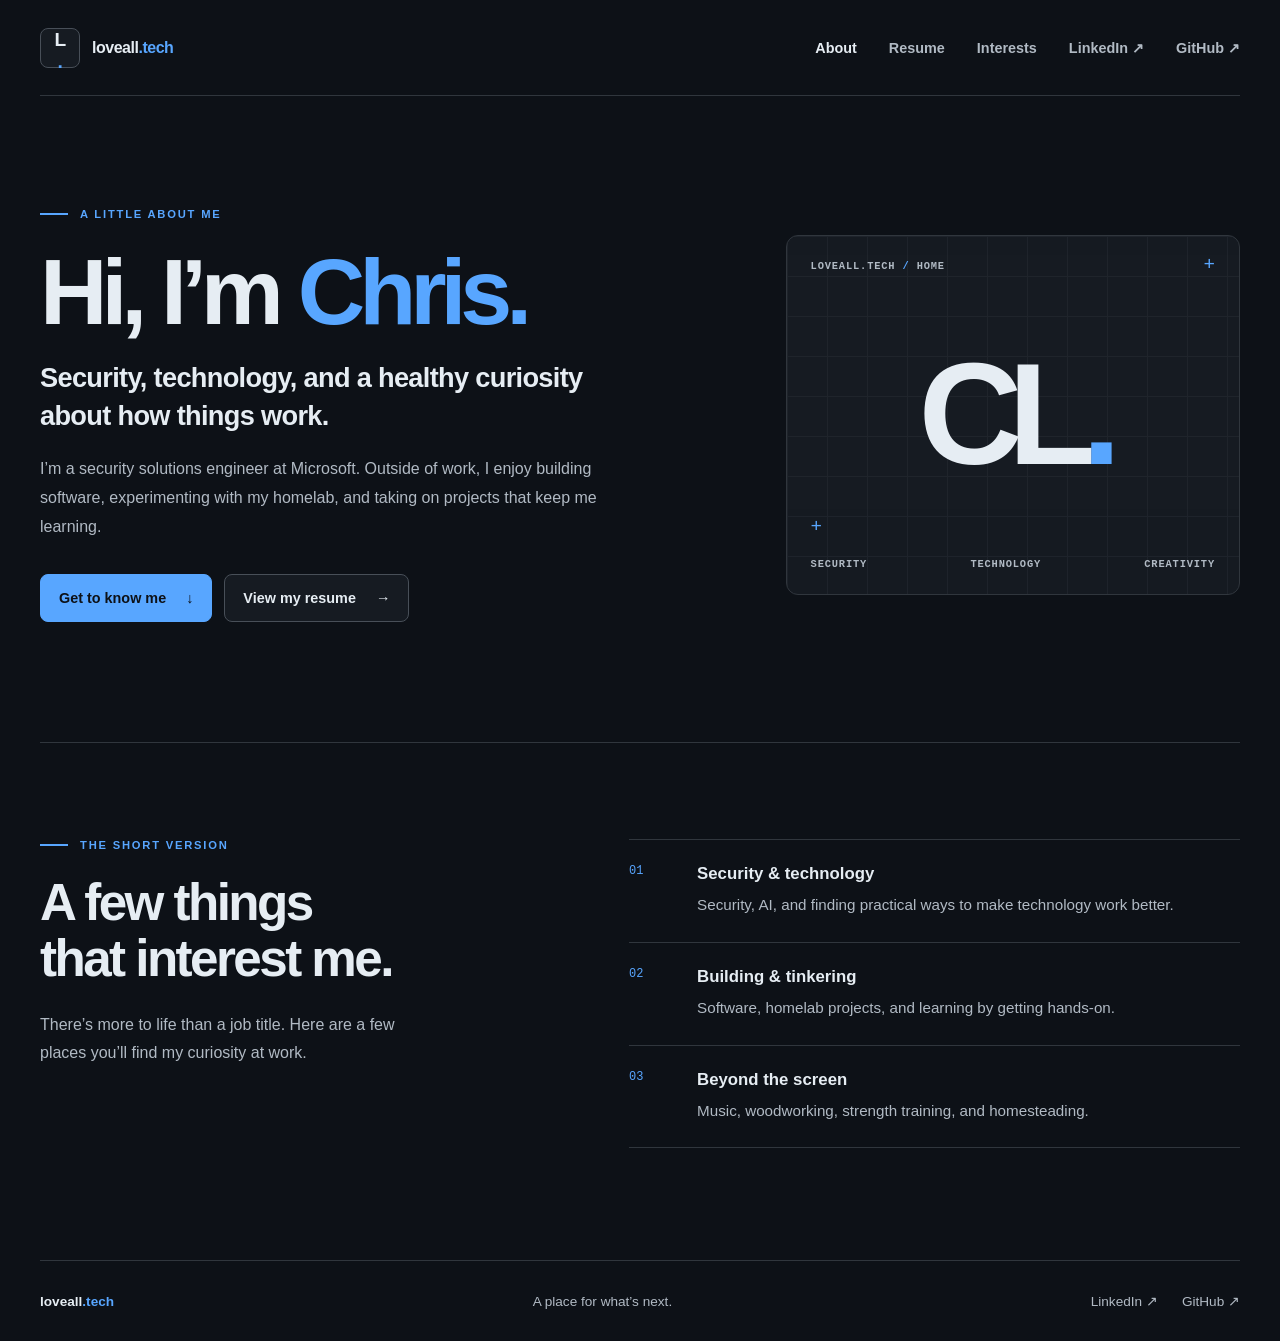
<file: index.html>
<!doctype html>
<html lang="en">
<head>
  <meta charset="utf-8">
  <meta name="viewport" content="width=device-width, initial-scale=1">
  <meta name="description" content="Get to know Chris Loveall: security, technology, and life beyond the keyboard.">
  <meta name="theme-color" content="#0d1117">
  <title>Chris Loveall | Loveall.tech</title>
  <link rel="icon" href="favicon.svg" type="image/svg+xml">
  <link rel="stylesheet" href="style.css">
</head>
<body>
  <a class="skip-link" href="#main">Skip to content</a>
  <div class="page">
    <header class="site-header">
      <a class="brand" href="./" aria-label="Loveall.tech home">
        <span class="brand-mark" aria-hidden="true">L<span>.</span></span>
        <span>loveall<span class="brand-domain">.tech</span></span>
      </a>
      <nav aria-label="Main navigation">
        <a class="active" href="#about">About</a>
        <a href="resume.html">Resume</a>
        <a href="#interests">Interests</a>
        <a href="https://www.linkedin.com/in/cjloveall74">LinkedIn <span aria-hidden="true">↗</span></a>
        <a href="https://github.com/CJLoveall74">GitHub <span aria-hidden="true">↗</span></a>
      </nav>
    </header>

    <main id="main">
      <section class="hero" id="about" aria-labelledby="hero-title">
        <div class="hero-copy">
          <p class="eyebrow"><span class="eyebrow-line" aria-hidden="true"></span> A LITTLE ABOUT ME</p>
          <h1 id="hero-title">Hi, I’m <span>Chris.</span></h1>
          <p class="hero-lead">Security, technology, and a healthy curiosity about how things work.</p>
          <p class="hero-description">I’m a security solutions engineer at Microsoft. Outside of work, I enjoy building software, experimenting with my homelab, and taking on projects that keep me learning.</p>
          <div class="hero-actions">
            <a class="button button-primary" href="#interests">Get to know me <span aria-hidden="true">↓</span></a>
            <a class="button button-quiet" href="resume.html">View my resume <span aria-hidden="true">→</span></a>
          </div>
        </div>
        <div class="hero-graphic" aria-hidden="true">
          <div class="graphic-grid"></div>
          <div class="graphic-cross cross-one">+</div>
          <div class="graphic-cross cross-two">+</div>
          <div class="graphic-label">LOVEALL.TECH <span> / </span> HOME</div>
          <div class="graphic-monogram">CL<span>.</span></div>
          <div class="graphic-bottom"><span>SECURITY</span><span>TECHNOLOGY</span><span>CREATIVITY</span></div>
        </div>
      </section>

      <section class="interests" id="interests" aria-labelledby="interests-title">
        <div class="section-intro">
          <p class="eyebrow"><span class="eyebrow-line" aria-hidden="true"></span> THE SHORT VERSION</p>
          <h2 id="interests-title">A few things<br>that interest me.</h2>
          <p>There’s more to life than a job title. Here are a few places you’ll find my curiosity at work.</p>
        </div>
        <div class="interest-list">
          <article class="interest">
            <span class="interest-number" aria-hidden="true">01</span>
            <div><h3>Security &amp; technology</h3><p>Security, AI, and finding practical ways to make technology work better.</p></div>
          </article>
          <article class="interest">
            <span class="interest-number" aria-hidden="true">02</span>
            <div><h3>Building &amp; tinkering</h3><p>Software, homelab projects, and learning by getting hands-on.</p></div>
          </article>
          <article class="interest">
            <span class="interest-number" aria-hidden="true">03</span>
            <div><h3>Beyond the screen</h3><p>Music, woodworking, strength training, and homesteading.</p></div>
          </article>
        </div>
      </section>
    </main>

    <footer>
      <span class="footer-brand">loveall<span>.tech</span></span>
      <span>A place for what’s next.</span>
      <div class="footer-links">
        <a href="https://www.linkedin.com/in/cjloveall74">LinkedIn <span aria-hidden="true">↗</span></a>
        <a href="https://github.com/CJLoveall74">GitHub <span aria-hidden="true">↗</span></a>
      </div>
    </footer>
  </div>
</body>
</html>
</file>
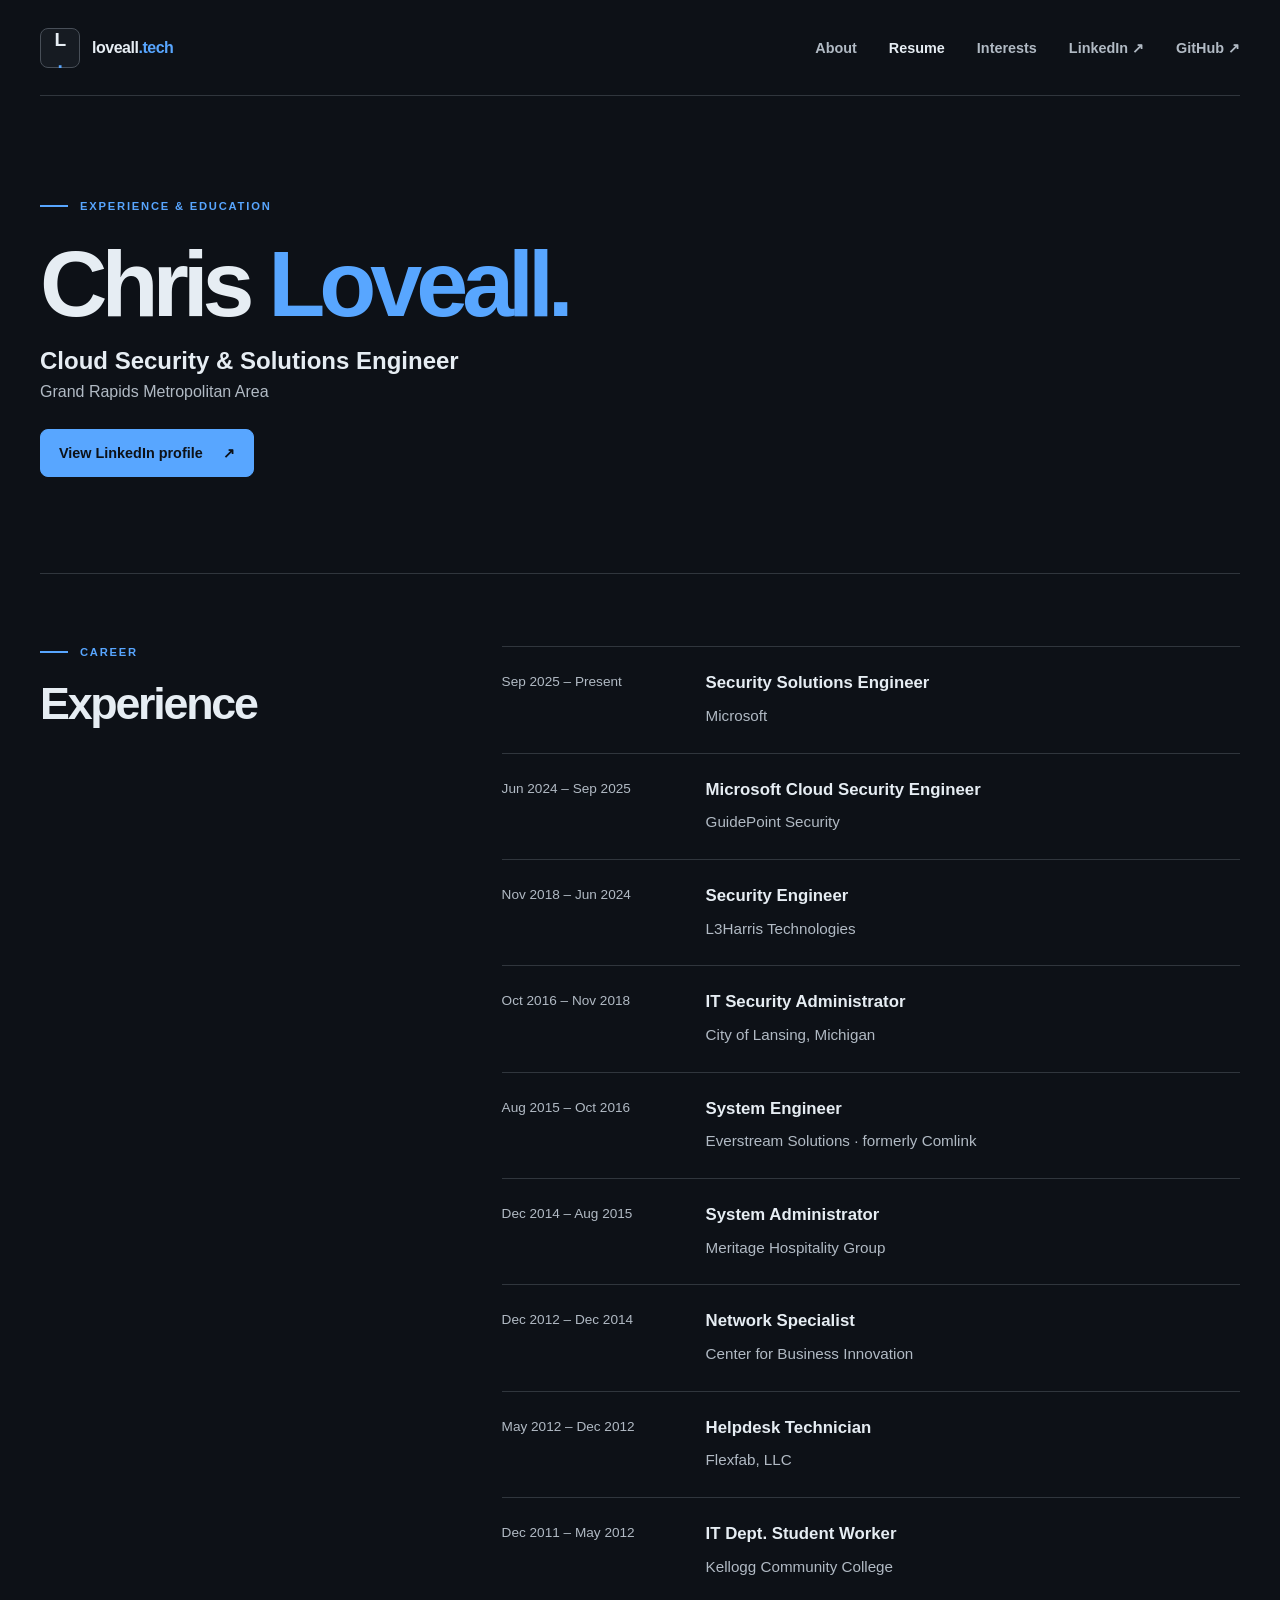
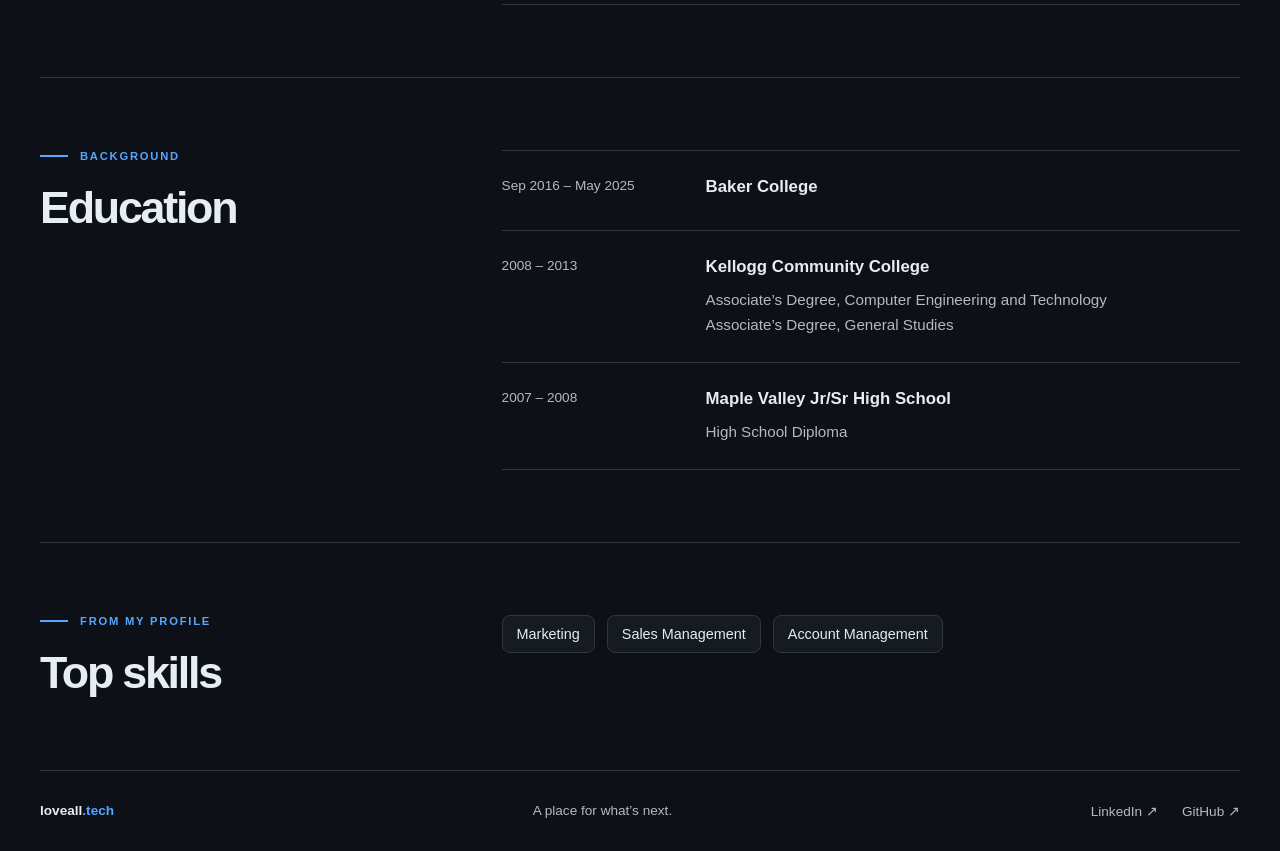
<file: resume.html>
<!doctype html>
<html lang="en">
<head>
  <meta charset="utf-8">
  <meta name="viewport" content="width=device-width, initial-scale=1">
  <meta name="description" content="Chris Loveall's experience and education in cloud security and technology.">
  <meta name="theme-color" content="#0d1117">
  <title>Resume | Chris Loveall</title>
  <link rel="icon" href="favicon.svg" type="image/svg+xml">
  <link rel="stylesheet" href="style.css">
</head>
<body>
  <a class="skip-link" href="#main">Skip to content</a>
  <div class="page">
    <header class="site-header">
      <a class="brand" href="./" aria-label="Loveall.tech home">
        <span class="brand-mark" aria-hidden="true">L<span>.</span></span>
        <span>loveall<span class="brand-domain">.tech</span></span>
      </a>
      <nav aria-label="Main navigation">
        <a href="./">About</a>
        <a class="active" href="resume.html" aria-current="page">Resume</a>
        <a href="index.html#interests">Interests</a>
        <a href="https://www.linkedin.com/in/cjloveall74">LinkedIn <span aria-hidden="true">↗</span></a>
        <a href="https://github.com/CJLoveall74">GitHub <span aria-hidden="true">↗</span></a>
      </nav>
    </header>

    <main id="main" class="resume">
      <section class="resume-intro" aria-labelledby="resume-title">
        <p class="eyebrow"><span class="eyebrow-line" aria-hidden="true"></span> EXPERIENCE &amp; EDUCATION</p>
        <h1 id="resume-title">Chris <span>Loveall.</span></h1>
        <p class="resume-lead">Cloud Security &amp; Solutions Engineer</p>
        <p class="resume-location">Grand Rapids Metropolitan Area</p>
        <a class="button button-primary" href="https://www.linkedin.com/in/cjloveall74">View LinkedIn profile <span aria-hidden="true">↗</span></a>
      </section>

      <section class="resume-section" aria-labelledby="experience-title">
        <div class="resume-section-heading">
          <p class="eyebrow"><span class="eyebrow-line" aria-hidden="true"></span> CAREER</p>
          <h2 id="experience-title">Experience</h2>
        </div>
        <div class="resume-list">
          <article class="resume-entry">
            <p class="resume-date"><time datetime="2025-09">Sep 2025</time> – Present</p>
            <div><h3>Security Solutions Engineer</h3><p class="resume-company">Microsoft</p></div>
          </article>
          <article class="resume-entry">
            <p class="resume-date"><time datetime="2024-06">Jun 2024</time> – <time datetime="2025-09">Sep 2025</time></p>
            <div><h3>Microsoft Cloud Security Engineer</h3><p class="resume-company">GuidePoint Security</p></div>
          </article>
          <article class="resume-entry">
            <p class="resume-date"><time datetime="2018-11">Nov 2018</time> – <time datetime="2024-06">Jun 2024</time></p>
            <div><h3>Security Engineer</h3><p class="resume-company">L3Harris Technologies</p></div>
          </article>
          <article class="resume-entry">
            <p class="resume-date"><time datetime="2016-10">Oct 2016</time> – <time datetime="2018-11">Nov 2018</time></p>
            <div><h3>IT Security Administrator</h3><p class="resume-company">City of Lansing, Michigan</p></div>
          </article>
          <article class="resume-entry">
            <p class="resume-date"><time datetime="2015-08">Aug 2015</time> – <time datetime="2016-10">Oct 2016</time></p>
            <div><h3>System Engineer</h3><p class="resume-company">Everstream Solutions <span class="resume-note">· formerly Comlink</span></p></div>
          </article>
          <article class="resume-entry">
            <p class="resume-date"><time datetime="2014-12">Dec 2014</time> – <time datetime="2015-08">Aug 2015</time></p>
            <div><h3>System Administrator</h3><p class="resume-company">Meritage Hospitality Group</p></div>
          </article>
          <article class="resume-entry">
            <p class="resume-date"><time datetime="2012-12">Dec 2012</time> – <time datetime="2014-12">Dec 2014</time></p>
            <div><h3>Network Specialist</h3><p class="resume-company">Center for Business Innovation</p></div>
          </article>
          <article class="resume-entry">
            <p class="resume-date"><time datetime="2012-05">May 2012</time> – <time datetime="2012-12">Dec 2012</time></p>
            <div><h3>Helpdesk Technician</h3><p class="resume-company">Flexfab, LLC</p></div>
          </article>
          <article class="resume-entry">
            <p class="resume-date"><time datetime="2011-12">Dec 2011</time> – <time datetime="2012-05">May 2012</time></p>
            <div><h3>IT Dept. Student Worker</h3><p class="resume-company">Kellogg Community College</p></div>
          </article>
        </div>
      </section>

      <section class="resume-section" aria-labelledby="education-title">
        <div class="resume-section-heading">
          <p class="eyebrow"><span class="eyebrow-line" aria-hidden="true"></span> BACKGROUND</p>
          <h2 id="education-title">Education</h2>
        </div>
        <div class="resume-list">
          <article class="resume-entry">
            <p class="resume-date"><time datetime="2016-09">Sep 2016</time> – <time datetime="2025-05">May 2025</time></p>
            <div><h3>Baker College</h3></div>
          </article>
          <article class="resume-entry">
            <p class="resume-date"><time datetime="2008">2008</time> – <time datetime="2013">2013</time></p>
            <div><h3>Kellogg Community College</h3><p class="resume-company">Associate’s Degree, Computer Engineering and Technology<br>Associate’s Degree, General Studies</p></div>
          </article>
          <article class="resume-entry">
            <p class="resume-date"><time datetime="2007">2007</time> – <time datetime="2008">2008</time></p>
            <div><h3>Maple Valley Jr/Sr High School</h3><p class="resume-company">High School Diploma</p></div>
          </article>
        </div>
      </section>

      <section class="resume-section" aria-labelledby="skills-title">
        <div class="resume-section-heading">
          <p class="eyebrow"><span class="eyebrow-line" aria-hidden="true"></span> FROM MY PROFILE</p>
          <h2 id="skills-title">Top skills</h2>
        </div>
        <div class="resume-skills">
          <span>Marketing</span><span>Sales Management</span><span>Account Management</span>
        </div>
      </section>
    </main>
    <footer>
      <span class="footer-brand">loveall<span>.tech</span></span>
      <span>A place for what’s next.</span>
      <div class="footer-links">
        <a href="https://www.linkedin.com/in/cjloveall74">LinkedIn <span aria-hidden="true">↗</span></a>
        <a href="https://github.com/CJLoveall74">GitHub <span aria-hidden="true">↗</span></a>
      </div>
    </footer>
  </div>
</body>
</html>
</file>
<file: style.css>
:root {
  color-scheme: dark;

  /* Surfaces — layered from deepest (--otto-bg) to most elevated (--otto-bg-elevated) */
  --otto-bg:            #0d1117;   /* page background */
  --otto-panel:         #161b22;   /* sidebars, headers, sticky chrome */
  --otto-surface:       #1c2128;   /* cards, panels, table rows */
  --otto-surface-soft:  #1a2332;   /* hover / selected surface */
  --otto-bg-elevated:   #21262d;   /* modals, popovers, raised tiles */

  /* Lines & dividers */
  --otto-border:        #30363d;
  --otto-border-strong: #484f58;

  /* Text */
  --otto-text:          #e6edf3;   /* primary text */
  --otto-text-muted:    #7d8590;   /* secondary labels, captions */
  --otto-text-soft:     #b1bac4;   /* between primary and muted */

  /* Accent (Otto blue) */
  --otto-accent:        #58a6ff;
  --otto-accent-hover:  #79b8ff;
  --otto-accent-soft:   rgba(88, 166, 255, 0.15);
  --otto-accent-fg:     #0d1117;   /* text on accent fill */

  /* Semantic */
  --otto-success:       #3fb950;
  --otto-danger:        #f85149;
  --otto-warning:       #d29922;
  --otto-link:          #58a6ff;

  /* Effects */
  --otto-shadow:        0 4px 16px rgba(0, 0, 0, 0.4);
  --otto-overlay:       rgba(13, 17, 23, 0.85);
  --otto-highlight:     rgba(88, 166, 255, 0.12);
  scroll-behavior: smooth;
}
* { box-sizing: border-box; }
body { margin: 0; background: var(--otto-bg); color: var(--otto-text); font-family: "Segoe UI", -apple-system, BlinkMacSystemFont, "Helvetica Neue", Arial, sans-serif; }
a { color: inherit; }
a:focus-visible { outline: 2px solid var(--otto-accent); outline-offset: 5px; }
.skip-link { position: absolute; top: -60px; left: 16px; z-index: 3; padding: 12px; color: var(--otto-accent-fg); background: var(--otto-accent); }
.skip-link:focus { top: 16px; }
.page { width: min(100% - 64px, 1200px); margin: 0 auto; }
.site-header { display: flex; justify-content: space-between; align-items: center; gap: 24px; min-height: 96px; border-bottom: 1px solid var(--otto-border); }
.brand { display: inline-flex; align-items: center; gap: 12px; font-size: 1rem; font-weight: 700; letter-spacing: -.03em; text-decoration: none; }
.brand-mark { display: grid; place-items: center; width: 40px; height: 40px; border: 1px solid var(--otto-border-strong); border-radius: 8px; background: var(--otto-panel); font-size: 1.2rem; }
.brand-mark span, .brand-domain, .footer-brand span { color: var(--otto-accent); }
nav { display: flex; align-items: center; gap: 32px; }
nav a { color: var(--otto-text-soft); font-size: .9rem; font-weight: 600; text-decoration: none; }
nav a:hover, nav a.active { color: var(--otto-text); }
.hero { display: grid; grid-template-columns: minmax(0, 1.2fr) minmax(280px, .8fr); gap: 64px; align-items: center; padding: 112px 0 120px; }
.eyebrow { display: flex; align-items: center; gap: 12px; color: var(--otto-accent); font-size: .7rem; font-weight: 700; letter-spacing: .16em; }
.eyebrow-line { display: inline-block; width: 28px; height: 2px; background: var(--otto-accent); }
h1, h2, h3, p { margin-top: 0; }
h1 { margin: 24px 0 20px; font-size: clamp(3.5rem, 7.3vw, 6.5rem); line-height: 1.02; letter-spacing: -.065em; }
h1 span { color: var(--otto-accent); }
.hero-lead { max-width: 600px; margin-bottom: 20px; font-size: clamp(1.25rem, 2.4vw, 1.7rem); font-weight: 600; line-height: 1.4; letter-spacing: -.025em; }
.hero-description { max-width: 570px; color: var(--otto-text-soft); font-size: 1rem; line-height: 1.8; }
.hero-actions { display: flex; flex-wrap: wrap; gap: 12px; margin-top: 32px; }
.button { display: inline-flex; justify-content: center; align-items: center; gap: 20px; min-height: 48px; padding: 12px 18px; border: 1px solid var(--otto-border-strong); border-radius: 8px; font-size: .9rem; font-weight: 700; text-decoration: none; }
.button-primary { border-color: var(--otto-accent); background: var(--otto-accent); color: var(--otto-accent-fg); }
.button-primary:hover { background: var(--otto-accent-hover); }
.button-quiet { background: var(--otto-panel); color: var(--otto-text); }
.button-quiet:hover { background: var(--otto-surface-soft); }
.hero-graphic { position: relative; display: flex; flex-direction: column; justify-content: space-between; min-height: 360px; overflow: hidden; padding: 24px; border: 1px solid var(--otto-border); border-radius: 12px; background: var(--otto-panel); }
.graphic-grid { position: absolute; inset: 0; opacity: .35; background-image: linear-gradient(var(--otto-border) 1px, transparent 1px), linear-gradient(90deg, var(--otto-border) 1px, transparent 1px); background-size: 40px 40px; }
.graphic-label, .graphic-bottom { position: relative; color: var(--otto-text-soft); font-family: "SFMono-Regular", Consolas, "Liberation Mono", Menlo, monospace; font-size: .65rem; font-weight: 700; letter-spacing: .08em; }
.graphic-label span, .graphic-monogram span, .graphic-cross { color: var(--otto-accent); }
.graphic-monogram { position: relative; align-self: center; color: var(--otto-text); font-size: clamp(5rem, 12vw, 9rem); font-weight: 700; line-height: 1; letter-spacing: -.1em; }
.graphic-bottom { display: flex; justify-content: space-between; flex-wrap: wrap; gap: 8px; }
.graphic-cross { position: absolute; z-index: 1; font-family: monospace; font-size: 1.2rem; }
.cross-one { right: 24px; top: 18px; }
.cross-two { left: 24px; bottom: 56px; }
.interests { display: grid; grid-template-columns: 1fr 1.2fr; gap: 80px; padding: 96px 0 112px; border-top: 1px solid var(--otto-border); }
.section-intro h2 { margin: 24px 0; font-size: clamp(2.2rem, 4vw, 3.5rem); line-height: 1.1; letter-spacing: -.05em; }
.section-intro > p:last-child { max-width: 360px; color: var(--otto-text-soft); line-height: 1.75; }
.interest { display: grid; grid-template-columns: 48px 1fr; gap: 20px; padding: 24px 0; border-top: 1px solid var(--otto-border); }
.interest:last-child { border-bottom: 1px solid var(--otto-border); }
.interest-number { color: var(--otto-accent); font-family: "SFMono-Regular", Consolas, "Liberation Mono", Menlo, monospace; font-size: .75rem; }
.interest h3 { margin-bottom: 8px; font-size: 1.05rem; }
.interest p { margin-bottom: 0; color: var(--otto-text-soft); line-height: 1.7; font-size: .95rem; }
footer { display: flex; align-items: center; justify-content: space-between; gap: 24px; padding: 32px 0; border-top: 1px solid var(--otto-border); color: var(--otto-text-soft); font-size: .85rem; }
.footer-brand { color: var(--otto-text); font-weight: 700; }
footer a { color: var(--otto-text-soft); text-decoration: none; }
footer a:hover { color: var(--otto-link); text-decoration: underline; }
.footer-links { display: flex; flex-wrap: wrap; gap: 24px; }
.resume-intro { padding: 104px 0 96px; }
.resume-intro h1 { margin-bottom: 16px; }
.resume-lead { margin-bottom: 8px; font-size: clamp(1.25rem, 2vw, 1.5rem); font-weight: 600; }
.resume-location { margin-bottom: 28px; color: var(--otto-text-soft); }
.resume-section { display: grid; grid-template-columns: minmax(200px, .7fr) minmax(0, 1.3fr); gap: 64px; padding: 72px 0; border-top: 1px solid var(--otto-border); }
.resume-section-heading h2 { margin: 20px 0 0; font-size: clamp(2rem, 3.5vw, 3rem); letter-spacing: -.05em; }
.resume-entry { display: grid; grid-template-columns: 180px minmax(0, 1fr); gap: 24px; padding: 24px 0; border-top: 1px solid var(--otto-border); }
.resume-entry:last-child { border-bottom: 1px solid var(--otto-border); }
.resume-date { margin-bottom: 0; color: var(--otto-text-soft); font-size: .85rem; line-height: 1.6; }
.resume-entry h3 { margin-bottom: 8px; font-size: 1.05rem; line-height: 1.4; }
.resume-company { margin: 0; color: var(--otto-text-soft); font-size: .95rem; line-height: 1.7; }
.resume-note { color: var(--otto-text-soft); }
.resume-skills { display: flex; flex-wrap: wrap; align-content: flex-start; gap: 12px; }
.resume-skills span { padding: 10px 14px; border: 1px solid var(--otto-border); border-radius: 8px; background: var(--otto-panel); color: var(--otto-text); font-size: .9rem; }
@media (max-width: 800px) {
  .page { width: min(100% - 40px, 1200px); }
  .hero { grid-template-columns: 1fr; gap: 48px; padding: 72px 0 80px; }
  .hero-graphic { min-height: 260px; }
  .interests { grid-template-columns: 1fr; gap: 32px; padding: 72px 0; }
  .resume-intro { padding: 72px 0; }
  .resume-section { grid-template-columns: 1fr; gap: 32px; padding: 56px 0; }
}
@media (max-width: 480px) {
  .site-header { align-items: flex-start; flex-direction: column; padding: 24px 0; }
  nav { gap: 24px; }
  nav { flex-wrap: wrap; }
  .hero-actions { align-items: stretch; flex-direction: column; }
  .resume-entry { grid-template-columns: 1fr; gap: 8px; }
  footer { align-items: flex-start; flex-direction: column; gap: 12px; }
}
@media (prefers-reduced-motion: reduce) {
  :root { scroll-behavior: auto; }
}
</file>
